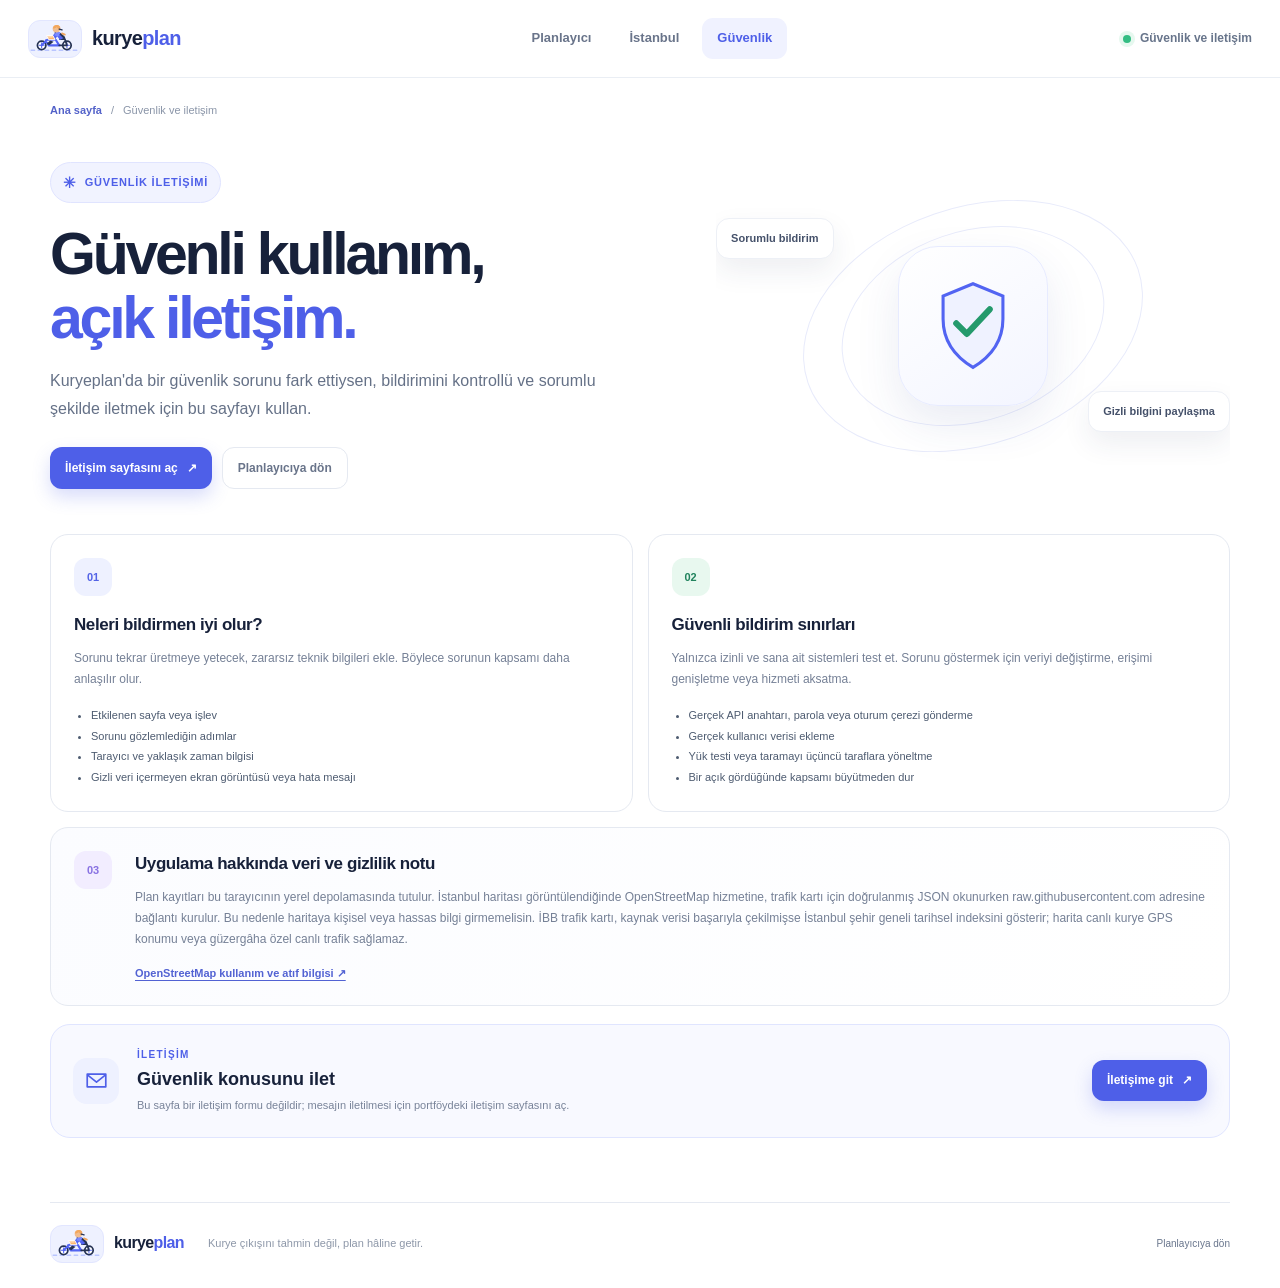
<file: security.html>
<!doctype html>
<html lang="tr">
<head>
  <meta charset="utf-8">
  <meta name="viewport" content="width=device-width, initial-scale=1">
  <meta name="color-scheme" content="light">
  <meta name="theme-color" content="#ffffff">
  <meta name="description" content="Kuryeplan güvenlik iletişimi: sorumlu güvenlik bildirimi kapsamı, güvenli bildirim önerileri ve iletişim bağlantısı.">
  <title>Güvenlik ve iletişim — kuryeplan</title>
  <link rel="icon" href="./favicon.svg" type="image/svg+xml">
  <link rel="stylesheet" href="./styles.css">
</head>
<body class="security-page-body">
  <a class="skip-link" href="#security-main">İçeriğe geç</a>
  <header class="topbar">
    <a class="brand" href="./" aria-label="Kuryeplan ana sayfa">
      <span class="brand-mark brand-mark-animated" aria-hidden="true">
        <svg class="courier-rider-logo" viewBox="0 0 74 42" focusable="false">
          <path class="road-dash" d="M3 37H71" fill="none" stroke="#b9c5ff" stroke-width="2" stroke-linecap="round" stroke-dasharray="5 5"/>
          <g class="courier-wheel" transform="translate(18 30)"><circle r="6" fill="#fff" stroke="#263354" stroke-width="2.5"/><path d="M-3.5 0H3.5M0 -3.5V3.5" stroke="#5264f2" stroke-width="1.5" stroke-linecap="round"/></g>
          <g class="courier-wheel" transform="translate(54 30)"><circle r="6" fill="#fff" stroke="#263354" stroke-width="2.5"/><path d="M-3.5 0H3.5M0 -3.5V3.5" stroke="#5264f2" stroke-width="1.5" stroke-linecap="round"/></g>
          <path d="M18 30l8-8h12l5 8H28l-4-7" fill="none" stroke="#5264f2" stroke-width="3" stroke-linecap="round" stroke-linejoin="round"/>
          <path d="M43 30h11l-3-9h-7" fill="none" stroke="#263354" stroke-width="2.5" stroke-linecap="round" stroke-linejoin="round"/>
          <g class="courier-rider-body">
            <path d="M33 17l6-7 7 3 3 7-5 2-4-5-3 5-7 2z" fill="#5264f2"/>
            <path d="M38 12l7 2 5 5" fill="none" stroke="#263354" stroke-width="3" stroke-linecap="round"/>
            <path d="M30 23l-5 5 4 2 6-5" fill="#263354"/>
            <path d="M39 9l-3 7 6 1 3-5z" fill="#7a89ff"/>
            <circle cx="39" cy="6.5" r="5.3" fill="#f1bd8e"/>
            <path d="M34 6c.4-4 4.4-6.2 8-4.4 2.2 1.1 3.1 3.1 2.4 5.7l-2.6-.6-2.2-2.5-3.6 2z" fill="#f2a75e"/>
            <path d="M43 7l4 1" stroke="#263354" stroke-width="2" stroke-linecap="round"/>
            <path d="M47 13l4 1.7" stroke="#f2a75e" stroke-width="2.5" stroke-linecap="round"/>
          </g>
          <path d="M25 16h9l3 6h-9z" fill="#ffb76e" stroke="#fff" stroke-width="1.3"/>
          <path d="M27 18h6" stroke="#fff" stroke-width="1.1" stroke-linecap="round"/>
        </svg>
      </span>
      <span class="brand-name">kurye<span>plan</span></span>
    </a>
    <nav class="main-nav" aria-label="Ana menü">
      <a class="nav-link" href="./#planner">Planlayıcı</a>
      <a class="nav-link" href="./#istanbul-map">İstanbul</a>
      <a class="nav-link active" href="./security.html" aria-current="page">Güvenlik</a>
    </nav>
    <div class="topbar-meta"><span class="live-dot" aria-hidden="true"></span><span>Güvenlik ve iletişim</span></div>
  </header>
  <main id="security-main" class="security-page shell">
    <nav class="breadcrumb" aria-label="Gezinme"><a href="./">Ana sayfa</a><span aria-hidden="true">/</span><span>Güvenlik ve iletişim</span></nav>
    <section class="security-page-hero">
      <div class="security-hero-copy">
        <div class="eyebrow"><span class="eyebrow-icon" aria-hidden="true">✳</span> Güvenlik iletişimi</div>
        <h1>Güvenli kullanım,<br><span>açık iletişim.</span></h1>
        <p class="hero-lede">Kuryeplan'da bir güvenlik sorunu fark ettiysen, bildirimini kontrollü ve sorumlu şekilde iletmek için bu sayfayı kullan.</p>
        <div class="security-hero-actions"><a class="button button-primary" href="https://oguzhansapmaz.com/#contact" target="_blank" rel="noopener noreferrer">İletişim sayfasını aç <span aria-hidden="true">↗</span></a><a class="button button-quiet" href="./">Planlayıcıya dön</a></div>
      </div>
      <div class="security-hero-visual" aria-hidden="true"><div class="security-orbit security-orbit-a"></div><div class="security-orbit security-orbit-b"></div><div class="security-shield"><svg viewBox="0 0 100 110"><path d="M50 7 84 21v26c0 25-14 43-34 55C30 90 16 72 16 47V21z" fill="#eff2ff" stroke="#5264f2" stroke-width="3.5"/><path d="m31 52 12 12 26-28" fill="none" stroke="#249a6c" stroke-width="7" stroke-linecap="round" stroke-linejoin="round"/></svg></div><span class="security-bubble bubble-top">Sorumlu bildirim</span><span class="security-bubble bubble-bottom">Gizli bilgini paylaşma</span></div>
    </section>
    <section class="security-page-grid" aria-label="Güvenlik bildirim rehberi">
      <article class="security-info-card">
        <div class="security-card-icon security-card-icon-blue" aria-hidden="true">01</div>
        <h2>Neleri bildirmen iyi olur?</h2>
        <p>Sorunu tekrar üretmeye yetecek, zararsız teknik bilgileri ekle. Böylece sorunun kapsamı daha anlaşılır olur.</p>
        <ul><li>Etkilenen sayfa veya işlev</li><li>Sorunu gözlemlediğin adımlar</li><li>Tarayıcı ve yaklaşık zaman bilgisi</li><li>Gizli veri içermeyen ekran görüntüsü veya hata mesajı</li></ul>
      </article>
      <article class="security-info-card">
        <div class="security-card-icon security-card-icon-green" aria-hidden="true">02</div>
        <h2>Güvenli bildirim sınırları</h2>
        <p>Yalnızca izinli ve sana ait sistemleri test et. Sorunu göstermek için veriyi değiştirme, erişimi genişletme veya hizmeti aksatma.</p>
        <ul><li>Gerçek API anahtarı, parola veya oturum çerezi gönderme</li><li>Gerçek kullanıcı verisi ekleme</li><li>Yük testi veya taramayı üçüncü taraflara yöneltme</li><li>Bir açık gördüğünde kapsamı büyütmeden dur</li></ul>
      </article>
      <article class="security-info-card security-info-card-wide">
        <div class="security-card-icon security-card-icon-violet" aria-hidden="true">03</div>
        <div><h2>Uygulama hakkında veri ve gizlilik notu</h2><p>Plan kayıtları bu tarayıcının yerel depolamasında tutulur. İstanbul haritası görüntülendiğinde OpenStreetMap hizmetine, trafik kartı için doğrulanmış JSON okunurken raw.githubusercontent.com adresine bağlantı kurulur. Bu nedenle haritaya kişisel veya hassas bilgi girmemelisin. İBB trafik kartı, kaynak verisi başarıyla çekilmişse İstanbul şehir geneli tarihsel indeksini gösterir; harita canlı kurye GPS konumu veya güzergâha özel canlı trafik sağlamaz.</p><div class="security-inline-links"><a href="https://www.openstreetmap.org/copyright" target="_blank" rel="noopener noreferrer">OpenStreetMap kullanım ve atıf bilgisi ↗</a></div></div>
      </article>
    </section>
    <section class="security-contact-panel">
      <div class="security-contact-mark" aria-hidden="true"><svg viewBox="0 0 32 32"><path d="M5 8.5h22v15H5z" fill="none" stroke="currentColor" stroke-width="2" stroke-linejoin="round"/><path d="m6 10 10 8 10-8" fill="none" stroke="currentColor" stroke-width="2" stroke-linecap="round" stroke-linejoin="round"/></svg></div>
      <div><div class="section-kicker">İLETİŞİM</div><h2>Güvenlik konusunu ilet</h2><p>Bu sayfa bir iletişim formu değildir; mesajın iletilmesi için portföydeki iletişim sayfasını aç.</p></div>
      <a class="button button-primary" href="https://oguzhansapmaz.com/#contact" target="_blank" rel="noopener noreferrer">İletişime git <span aria-hidden="true">↗</span></a>
    </section>
  </main>
  <footer class="footer shell"><a class="brand footer-brand" href="./"><span class="brand-mark brand-mark-animated" aria-hidden="true"><svg class="courier-rider-logo" viewBox="0 0 74 42" focusable="false"><path class="road-dash" d="M3 37H71" fill="none" stroke="#b9c5ff" stroke-width="2" stroke-linecap="round" stroke-dasharray="5 5"/><g class="courier-wheel" transform="translate(18 30)"><circle r="6" fill="#fff" stroke="#263354" stroke-width="2.5"/><path d="M-3.5 0H3.5M0 -3.5V3.5" stroke="#5264f2" stroke-width="1.5" stroke-linecap="round"/></g><g class="courier-wheel" transform="translate(54 30)"><circle r="6" fill="#fff" stroke="#263354" stroke-width="2.5"/><path d="M-3.5 0H3.5M0 -3.5V3.5" stroke="#5264f2" stroke-width="1.5" stroke-linecap="round"/></g><path d="M18 30l8-8h12l5 8H28l-4-7" fill="none" stroke="#5264f2" stroke-width="3" stroke-linecap="round" stroke-linejoin="round"/><path d="M43 30h11l-3-9h-7" fill="none" stroke="#263354" stroke-width="2.5" stroke-linecap="round" stroke-linejoin="round"/><g class="courier-rider-body"><path d="M33 17l6-7 7 3 3 7-5 2-4-5-3 5-7 2z" fill="#5264f2"/><path d="M38 12l7 2 5 5" fill="none" stroke="#263354" stroke-width="3" stroke-linecap="round"/><path d="M30 23l-5 5 4 2 6-5" fill="#263354"/><path d="M39 9l-3 7 6 1 3-5z" fill="#7a89ff"/><circle cx="39" cy="6.5" r="5.3" fill="#f1bd8e"/><path d="M34 6c.4-4 4.4-6.2 8-4.4 2.2 1.1 3.1 3.1 2.4 5.7l-2.6-.6-2.2-2.5-3.6 2z" fill="#f2a75e"/><path d="M43 7l4 1" stroke="#263354" stroke-width="2" stroke-linecap="round"/><path d="M47 13l4 1.7" stroke="#f2a75e" stroke-width="2.5" stroke-linecap="round"/></g><path d="M25 16h9l3 6h-9z" fill="#ffb76e" stroke="#fff" stroke-width="1.3"/><path d="M27 18h6" stroke="#fff" stroke-width="1.1" stroke-linecap="round"/></svg></span><span class="brand-name">kurye<span>plan</span></span></a><p>Kurye çıkışını tahmin değil, plan hâline getir.</p><div class="footer-meta"><a href="./">Planlayıcıya dön</a></div></footer>
</body>
</html>
</file>
<file: styles.css>
:root{--ink:#17213a;--muted:#758096;--muted-dark:#4e5b73;--line:#e5e9f1;--paper:#fff;--canvas:#ffffff;--blue:#4e5fe8;--blue-dark:#3448d6;--purple:#9079ee;--green:#23996d;--green-bg:#e8f8ef;--amber:#a66a12;--amber-bg:#fff3de;--red:#b83c4a;--red-bg:#fff0f1;--shadow:0 18px 48px rgba(37,54,97,.08);--radius:22px}*{box-sizing:border-box}html{scroll-behavior:smooth;scroll-padding-top:100px}body{margin:0;background:var(--canvas);color:var(--ink);font-family:Inter,-apple-system,BlinkMacSystemFont,"Segoe UI",Roboto,Helvetica,Arial,sans-serif;font-size:14px;line-height:1.55;-webkit-font-smoothing:antialiased}a{color:inherit;text-decoration:none}button,input{font:inherit}button{cursor:pointer}button:focus-visible,a:focus-visible,input:focus-visible{outline:3px solid #9ca6ff;outline-offset:3px}.shell{width:min(1180px,calc(100% - 56px));margin-inline:auto}.skip-link{position:absolute;left:14px;top:-60px;padding:10px 14px;background:#fff;border-radius:10px;z-index:100}.skip-link:focus{top:10px}.topbar{height:78px;padding:0 max(28px,calc((100% - 1240px)/2));display:flex;align-items:center;justify-content:space-between;background:rgba(255,255,255,.9);border-bottom:1px solid rgba(229,233,241,.78);position:sticky;top:0;z-index:20;backdrop-filter:blur(14px)}.brand{display:inline-flex;align-items:center;gap:10px;font-weight:800;letter-spacing:-.045em}.brand-mark{width:36px;height:36px;display:grid;place-items:center;background:var(--blue);color:#fff;border-radius:12px}.brand-mark svg{width:24px;height:24px}.brand-name{font-size:20px}.brand-name span{color:var(--blue)}.main-nav{display:flex;gap:8px;align-items:center}.nav-link{padding:10px 15px;color:#69748a;border-radius:11px;font-weight:650;font-size:13px;transition:background .2s,color .2s}.nav-link:hover,.nav-link.active{background:#f0f2ff;color:var(--blue)}.topbar-meta{display:flex;align-items:center;gap:9px;color:#68758b;font-weight:650;font-size:12px}.live-dot{width:8px;height:8px;background:#34bd83;border-radius:50%;box-shadow:0 0 0 4px #e6f8ef}.hero{padding:64px 0 34px;display:grid;grid-template-columns:1.1fr .9fr;gap:44px;align-items:center;min-height:385px}.hero-copy{padding:10px 0}.eyebrow,.section-kicker{display:flex;align-items:center;gap:8px;color:var(--blue);font-size:11px;font-weight:800;letter-spacing:.13em;text-transform:uppercase}.eyebrow{width:max-content;padding:8px 12px;border:1px solid #e0e4ff;background:#f1f3ff;border-radius:999px;letter-spacing:.07em}.eyebrow-icon{font-size:15px}h1{font-size:clamp(38px,4.8vw,61px);line-height:1.08;letter-spacing:-.055em;margin:22px 0 20px;font-weight:830}h1 span{color:var(--blue)}.hero-lede{max-width:570px;font-size:16px;line-height:1.75;color:#657187;margin:0}.hero-points{display:flex;flex-wrap:wrap;gap:12px 20px;margin-top:26px;color:#4d5b70;font-size:12px;font-weight:650}.hero-points span{display:flex;gap:7px;align-items:center}.check-mark{color:#159c69;font-size:15px}.hero-visual{min-height:280px;position:relative;display:flex;align-items:center;justify-content:center;overflow:hidden}.orbit{position:absolute;border:1px solid #e8eafa;border-radius:50%;transform:rotate(-20deg)}.orbit-one{width:330px;height:225px}.orbit-two{width:425px;height:294px}.route-line{position:absolute;width:260px;display:flex;align-items:center;justify-content:space-between;z-index:1}.route-point{width:13px;height:13px;border:4px solid #fff;border-radius:50%;box-shadow:0 0 0 2px var(--blue);background:var(--blue)}.point-end{box-shadow:0 0 0 2px #32b782;background:#32b782}.route-dash{height:2px;flex:1;margin:0 8px;background:repeating-linear-gradient(90deg,#aeb7ff 0 6px,transparent 6px 12px)}.hero-clock{z-index:2;display:flex;align-items:center;flex-direction:column;gap:11px}.clock-face{width:126px;height:126px;border-radius:50%;background:linear-gradient(145deg,#fff,#f3f5ff);border:9px solid #fff;box-shadow:0 17px 40px rgba(67,81,180,.16),inset 0 0 0 1px #e1e5ff;position:relative}.clock-face:before{content:"";position:absolute;inset:9px;border:1px dashed #dfe3f5;border-radius:50%}.clock-hand{position:absolute;left:50%;top:50%;transform-origin:bottom center;border-radius:4px;background:var(--blue)}.hand-hour{width:4px;height:31px;margin-left:-2px;margin-top:-30px;transform:rotate(40deg)}.hand-minute{width:3px;height:42px;margin-left:-1.5px;margin-top:-41px;transform:rotate(145deg);background:#8f7be9}.clock-center{position:absolute;width:9px;height:9px;left:50%;top:50%;transform:translate(-50%,-50%);background:#fff;border:3px solid var(--blue);border-radius:50%}.clock-caption{color:#656e8b;font-weight:750;font-size:11px;letter-spacing:.03em}.float-card{position:absolute;z-index:3;display:flex;align-items:center;gap:10px;background:#fff;border:1px solid #eef0f7;border-radius:15px;padding:12px 15px;box-shadow:0 14px 30px rgba(41,55,102,.11)}.float-card b,.float-card small{display:block}.float-card b{font-size:12px}.float-card small{font-size:10px;color:#8892a4;margin-top:2px}.float-card-top{top:31px;left:1px}.float-card-bottom{right:0;bottom:30px}.float-icon{width:31px;height:31px;border-radius:10px;display:grid;place-items:center;font-weight:800;font-size:18px}.float-icon.purple{color:#7d69d9;background:#f0edff}.float-icon.green{color:#1a976a;background:#e3f8ed}.hero-spark{position:absolute;color:#aba0ff;font-size:24px}.spark-a{top:15px;right:24%}.spark-b{bottom:32px;left:17%}.summary-strip{background:#fff;border:1px solid var(--line);border-radius:18px;display:grid;grid-template-columns:1.6fr repeat(3,1fr);padding:16px 21px;align-items:center;box-shadow:0 8px 25px rgba(37,54,97,.035)}.summary-lead{display:flex;align-items:center;gap:12px}.summary-icon{width:42px;height:42px;border-radius:13px;display:grid;place-items:center;background:#f0f1ff;color:var(--blue);font-size:24px}.summary-lead b,.summary-lead small{display:block}.summary-lead b{font-size:13px}.summary-lead small{font-size:11px;color:var(--muted);margin-top:2px}.summary-stat{padding-left:24px;border-left:1px solid var(--line)}.stat-label{display:block;color:var(--muted);font-size:10px;font-weight:700;margin-bottom:4px}.summary-stat strong{font-size:13px}.muted-strong{color:#8c95a7}.planner-section,.saved-section,.how-section{padding-top:65px}.section-heading{display:flex;align-items:center;justify-content:space-between;gap:18px;margin-bottom:22px}.section-kicker{font-size:10px;margin-bottom:7px}.section-heading h2,.security-content h2{font-size:28px;letter-spacing:-.045em;line-height:1.2;margin:0;font-weight:800}.section-heading p{color:var(--muted);font-size:13px;margin:9px 0 0}.button{border:0;border-radius:12px;padding:11px 15px;display:inline-flex;align-items:center;justify-content:center;gap:9px;font-weight:750;font-size:12px;transition:transform .15s,background .15s,box-shadow .15s}.button:hover{transform:translateY(-1px)}.button:active{transform:translateY(0)}.button-quiet{color:#69748a;background:#fff;border:1px solid var(--line)}.button-quiet:hover{background:#f7f8fc}.button-quiet:disabled{opacity:.45;cursor:not-allowed;transform:none}.button-primary{color:#fff;background:var(--blue);box-shadow:0 8px 18px rgba(78,95,232,.22)}.button-primary:hover{background:var(--blue-dark)}.button-full{width:100%;padding:15px 16px;font-size:13px}.planner-grid{display:grid;grid-template-columns:minmax(0,1.04fr) minmax(360px,.96fr);gap:22px;align-items:start}.planner-card,.result-card,.metric-card{background:#fff;border:1px solid var(--line);border-radius:var(--radius);box-shadow:0 10px 35px rgba(37,54,97,.04)}.planner-card{padding:27px}.card-heading{display:flex;align-items:center;gap:12px;margin-bottom:20px}.step-badge{flex:none;width:34px;height:34px;border-radius:11px;background:#efefff;color:var(--blue);display:grid;place-items:center;font-size:12px;font-weight:850}.step-badge-soft{background:#eef7ff;color:#3682cc}.card-heading h3{font-size:15px;margin:0;letter-spacing:-.015em}.card-heading p{margin:3px 0 0;font-size:11px;color:#8b95a6}.form-grid{display:grid;grid-template-columns:1fr 1fr;gap:17px 14px}.field{min-width:0}.field-wide{grid-column:1/-1}.field label{display:block;font-size:11px;font-weight:750;color:#4f5b71;margin-bottom:7px}.optional{color:#9aa2b1;font-weight:500}.field input{width:100%;height:43px;background:#fbfcff;border:1px solid #e3e8f1;border-radius:11px;padding:0 12px;color:var(--ink);outline:none;transition:border .15s,box-shadow .15s}.field input::placeholder{color:#a4adbd}.field input:focus{border-color:#8e9aff;box-shadow:0 0 0 3px #edf0ff;background:#fff}.input-with-icon{position:relative}.input-with-icon>span{position:absolute;left:13px;top:9px;font-size:19px;color:#9ba4ba}.input-with-icon input{padding-left:39px}.form-divider{height:1px;background:#eef0f5;margin:27px 0 25px}.three-cols{grid-template-columns:repeat(3,minmax(0,1fr))}.number-wrap{position:relative}.number-wrap input{padding-right:31px;font-variant-numeric:tabular-nums}.number-wrap span{position:absolute;right:12px;top:11px;font-size:11px;color:#8d97a8;font-weight:650}.info-note{display:flex;gap:10px;padding:12px 13px;background:#f6f8ff;border:1px solid #e9edff;border-radius:12px;margin:19px 0 17px}.note-icon{display:grid;place-items:center;flex:none;width:19px;height:19px;background:#e6eaff;border-radius:50%;color:var(--blue);font-size:11px;font-weight:850}.info-note p{margin:0;font-size:11px;line-height:1.6;color:#717d93}.info-note b{color:#45526b}.form-error{background:var(--red-bg);border:1px solid #f5d2d7;color:#9b2e3b;padding:10px 12px;border-radius:10px;font-size:12px;margin-bottom:12px}.results-column{display:flex;flex-direction:column;gap:14px}.result-card{padding:24px;background:#242e4c;color:#fff;border-color:#242e4c;overflow:hidden;position:relative}.result-card:before{content:"";position:absolute;width:230px;height:230px;right:-80px;top:85px;border-radius:50%;border:1px solid rgba(255,255,255,.06)}.result-topline{display:flex;justify-content:space-between;align-items:center;gap:10px;position:relative}.result-label{font-size:10px;font-weight:850;letter-spacing:.13em;color:#aeb9d9}.status-pill{display:inline-flex;align-items:center;gap:6px;border-radius:999px;padding:5px 9px;font-size:10px;font-weight:750;white-space:nowrap}.status-ready{color:#baf0d7;background:rgba(55,190,133,.15)}.status-warning{color:#ffdda2;background:rgba(242,174,61,.17)}.status-late{color:#ffb8c1;background:rgba(241,103,121,.17)}.status-dot{width:6px;height:6px;border-radius:50%;background:currentColor}.result-main{position:relative;padding:27px 0 19px;border-bottom:1px solid rgba(255,255,255,.12)}.result-overline{display:block;font-size:11px;color:#c5cce0;margin-bottom:2px}.result-time{font-size:54px;line-height:1.15;letter-spacing:-.055em;font-weight:850;font-variant-numeric:tabular-nums}.result-date{color:#aeb9d9;font-size:11px;margin-top:7px}.result-countdown{display:flex;align-items:center;gap:11px;padding:17px 0 15px;border-bottom:1px solid rgba(255,255,255,.12);position:relative}.countdown-symbol{width:34px;height:34px;display:grid;place-items:center;background:rgba(255,255,255,.1);border-radius:11px;color:#c4caff;font-size:20px}.result-countdown small,.result-countdown strong{display:block}.result-countdown small{font-size:10px;color:#aeb9d9}.result-countdown strong{font-size:13px;margin-top:2px}.countdown-right{margin-left:auto;font-size:11px;color:#c8d1ea}.result-timeline{position:relative;padding:18px 0 8px}.timeline-line{position:absolute;left:5px;top:27px;bottom:26px;width:2px;background:rgba(255,255,255,.13)}.timeline-item{display:flex;align-items:center;gap:10px;position:relative;margin-bottom:18px}.timeline-item:last-child{margin-bottom:0}.timeline-dot{width:12px;height:12px;border:3px solid #242e4c;box-shadow:0 0 0 1px currentColor;border-radius:50%;z-index:1;flex:none}.dot-purple{color:#c2adff;background:#a88ff2}.dot-blue{color:#9db0ff;background:#7389f8}.dot-green{color:#8ce0b9;background:#45bf8a}.timeline-item div{min-width:0;flex:1}.timeline-item small,.timeline-item strong{display:block}.timeline-item small{font-size:10px;color:#aeb9d9}.timeline-item strong{font-size:13px;color:#fff;margin-top:2px;font-variant-numeric:tabular-nums}.timeline-date{font-size:10px;color:#aeb9d9;text-align:right}.result-warning{background:rgba(245,177,73,.13);border:1px solid rgba(245,177,73,.26);color:#ffdda2;border-radius:11px;padding:10px 12px;font-size:11px;line-height:1.5;margin:6px 0 14px}.result-warning[hidden]{display:none}.result-actions{display:flex;align-items:center;gap:10px;margin-top:20px;position:relative}.button-light{background:#fff;color:#253253;flex:1}.button-light:hover{background:#f0f2ff}.icon-button{width:43px;height:43px;border-radius:12px;border:1px solid rgba(255,255,255,.19);background:rgba(255,255,255,.07);color:#fff;font-size:22px}.icon-button:hover{background:rgba(255,255,255,.15)}.metric-row{display:grid;grid-template-columns:1fr 1fr;gap:14px}.metric-card{padding:17px;display:grid;grid-template-columns:36px 1fr;column-gap:9px;align-items:center}.metric-icon{width:34px;height:34px;border-radius:11px;display:grid;place-items:center;grid-row:span 2;font-size:18px}.metric-purple{background:#f0edff;color:#8470e2}.metric-green{background:#e7f8ef;color:#23996d}.metric-title{font-size:10px;font-weight:700;color:#8590a3;align-self:end}.metric-card strong{font-size:18px;letter-spacing:-.03em;align-self:start;font-variant-numeric:tabular-nums}.metric-card small{grid-column:1/-1;font-size:10px;color:#9aa3b3;margin-top:10px}.saved-heading{margin-bottom:18px}.count-badge{display:inline-grid;place-items:center;vertical-align:middle;min-width:26px;height:26px;border-radius:9px;background:#ecefff;color:var(--blue);font-size:12px;letter-spacing:0;margin-left:5px}.saved-list{display:grid;gap:10px}.empty-state{padding:32px 20px;text-align:center;background:#fff;border:1px dashed #dce2ee;border-radius:18px;color:#8792a5}.empty-icon{width:44px;height:44px;border-radius:14px;background:#f0f2ff;color:var(--blue);display:grid;place-items:center;margin:0 auto 10px;font-size:22px}.empty-state b{color:#4c5870;font-size:13px}.empty-state p{margin:5px 0 0;font-size:11px}.saved-item{display:flex;align-items:center;gap:14px;padding:15px 17px;border:1px solid var(--line);background:#fff;border-radius:15px}.saved-item-icon{width:40px;height:40px;border-radius:12px;background:#f1f3ff;color:var(--blue);display:grid;place-items:center;font-size:20px;flex:none}.saved-item-main{min-width:0;flex:1}.saved-item-main strong,.saved-item-main small{display:block;overflow:hidden;text-overflow:ellipsis;white-space:nowrap}.saved-item-main strong{font-size:13px}.saved-item-main small{font-size:10px;color:#8b95a8;margin-top:4px}.saved-item-time{text-align:right;flex:none}.saved-item-time strong,.saved-item-time small{display:block}.saved-item-time strong{font-size:15px;font-variant-numeric:tabular-nums}.saved-item-time small{font-size:10px;color:#8a95a6}.delete-plan{border:0;background:#f8f9fc;color:#8d96a7;width:32px;height:32px;border-radius:10px;font-size:18px}.delete-plan:hover{color:#c13b4b;background:#fff0f1}.how-section{padding-bottom:64px}.how-grid{display:grid;grid-template-columns:repeat(3,1fr);gap:16px}.how-card{position:relative;background:#fff;border:1px solid var(--line);border-radius:18px;padding:23px;min-height:190px}.how-number{position:absolute;top:19px;right:20px;font-weight:850;font-size:11px;color:#c1c8d5;letter-spacing:.05em}.how-icon{width:42px;height:42px;display:grid;place-items:center;border-radius:13px;font-size:23px;margin-bottom:17px}.icon-lilac{background:#f0edff;color:#8e7be7}.icon-blue{background:#eaf3ff;color:#548bd8}.icon-green{background:#e5f8ef;color:#23996d}.how-card h3{font-size:14px;margin:0 0 7px}.how-card p{font-size:11px;color:#828da1;line-height:1.7;margin:0;max-width:290px}.formula-card{margin-top:16px;padding:19px 22px;background:#eef1ff;border:1px solid #e2e6ff;border-radius:16px}.formula-label{font-size:10px;font-weight:850;letter-spacing:.12em;color:var(--blue)}.formula-card p{margin:7px 0 0;color:#68738c;font-size:12px}.formula-card b{color:#3e4fce}.security-section{padding-bottom:66px}.security-banner{display:grid;grid-template-columns:50px minmax(0,1fr) auto;align-items:start;gap:17px;border:1px solid #dbeee4;background:linear-gradient(120deg,#f1fbf5,#fff 60%);border-radius:20px;padding:27px}.security-symbol{width:48px;height:48px;display:grid;place-items:center;border-radius:15px;background:#ddf7e9;color:#168a5d;font-size:23px;font-weight:850}.security-content .section-kicker{color:#198c61}.security-content h2{font-size:23px;margin-bottom:9px}.security-content p{font-size:12px;line-height:1.75;color:#718477;margin:0;max-width:620px}.security-tags{display:flex;flex-direction:column;gap:7px;align-items:flex-end}.security-tags span{font-size:10px;color:#267953;border:1px solid #d5efe0;background:#f8fffb;border-radius:999px;padding:6px 10px;white-space:nowrap}.footer{border-top:1px solid #e5e9f1;display:flex;align-items:center;gap:24px;padding-top:22px;padding-bottom:25px}.footer .brand-mark{width:28px;height:28px;font-size:13px;border-radius:9px}.footer .brand-mark-animated{width:54px;min-width:54px;height:38px;border-radius:12px}.footer .brand-mark-animated .courier-rider-logo{width:52px;height:34px}.footer .brand-name{font-size:16px}.footer p{font-size:11px;color:#8d97a8;margin:0;flex:1}.footer-meta{display:flex;gap:20px;align-items:center;font-size:10px;color:#8993a5}.footer-meta a{color:#68758c}.footer-meta a:hover{color:var(--blue)}.toast{position:fixed;bottom:22px;left:50%;transform:translate(-50%,20px);opacity:0;pointer-events:none;background:#202b49;color:#fff;border-radius:13px;padding:12px 18px;font-size:12px;box-shadow:0 12px 30px rgba(0,0,0,.18);transition:opacity .2s,transform .2s;z-index:100;max-width:calc(100% - 24px)}.toast.show{opacity:1;transform:translate(-50%,0)}@media(max-width:980px){.hero{gap:22px}.hero-visual{transform:scale(.92)}.planner-grid{grid-template-columns:minmax(0,1fr) minmax(330px,.85fr)}.planner-card{padding:22px}.summary-strip{grid-template-columns:1.25fr repeat(3,1fr)}.summary-stat{padding-left:14px}.security-banner{grid-template-columns:50px minmax(0,1fr)}.security-tags{grid-column:2;flex-direction:row;align-items:center;flex-wrap:wrap}}@media(max-width:760px){.shell{width:min(100% - 32px,580px)}.topbar{height:66px;padding:0 16px}.brand-mark{width:33px;height:33px}.brand-name{font-size:18px}.main-nav{gap:1px}.nav-link{font-size:11px;padding:8px 9px}.topbar-meta{display:none}.hero{padding-top:43px;grid-template-columns:1fr;gap:7px}.hero-copy{padding:0}.hero h1{font-size:clamp(40px,9vw,56px);margin-top:18px}.hero-lede{font-size:14px}.hero-points{gap:10px 13px;font-size:10px}.hero-visual{min-height:245px;max-width:450px;width:100%;margin:0 auto;transform:none}.float-card-top{left:8px;top:20px}.float-card-bottom{right:8px;bottom:19px}.orbit-one{width:290px;height:205px}.orbit-two{width:365px;height:260px}.summary-strip{grid-template-columns:1fr 1fr;gap:15px;padding:16px}.summary-lead{grid-column:1/-1;padding-bottom:13px;border-bottom:1px solid var(--line)}.summary-stat{padding:0 0 0 12px}.summary-stat:nth-child(2){padding-left:0;border-left:0}.summary-stat strong{font-size:12px}.planner-section,.saved-section,.how-section{padding-top:48px}.section-heading h2,.security-content h2{font-size:24px}.section-heading{align-items:flex-start}.section-heading p{max-width:380px}.section-heading>.button{flex:none;font-size:10px;padding:10px}.planner-grid{grid-template-columns:1fr}.planner-card{padding:22px}.result-card{padding:22px}.results-column{order:2}.how-grid{grid-template-columns:1fr}.how-card{min-height:0;padding:21px}.how-icon{margin-bottom:12px}.security-banner{grid-template-columns:42px minmax(0,1fr);gap:12px;padding:20px}.security-symbol{width:42px;height:42px}.security-content h2{font-size:20px}.security-tags{grid-column:1/-1;justify-content:flex-start}.footer{flex-wrap:wrap;gap:12px}.footer p{flex-basis:100%;order:3}.footer-meta{margin-left:auto;gap:12px}}@media(max-width:430px){.main-nav .nav-link{padding:8px 7px;font-size:10px}.hero-points{display:grid;grid-template-columns:1fr 1fr}.section-heading{gap:10px}.section-heading>.button{max-width:126px;white-space:normal;line-height:1.3}.form-grid{gap:14px 10px}.three-cols{gap:8px}.field label{font-size:10px}.field input{font-size:12px;padding-left:9px}.input-with-icon input{padding-left:34px}.number-wrap input{padding-right:25px}.number-wrap span{right:7px}.result-time{font-size:48px}.timeline-date{max-width:76px}.metric-card{padding:13px;grid-template-columns:31px 1fr;gap:8px}.metric-icon{width:30px;height:30px}.metric-title{font-size:9px}.metric-card strong{font-size:16px}.metric-card small{font-size:9px}.saved-item{gap:9px;padding:12px}.saved-item-icon{width:34px;height:34px}.saved-item-time strong{font-size:13px}.saved-item-time small{font-size:9px}.delete-plan{width:28px;height:28px}}@media(prefers-reduced-motion:reduce){*,*::before,*::after{scroll-behavior:auto!important;transition:none!important;animation:none!important}}@media print{body{background:#fff}.topbar,.hero-visual,.hero-points,.summary-strip,.section-heading>.button,.result-actions,.saved-section,.how-section,.security-section,.footer,.info-note{display:none!important}.shell{width:100%}.hero{padding:10px 0;min-height:0}.planner-section{padding-top:10px}.planner-grid{grid-template-columns:1fr 1fr}.planner-card,.metric-card,.result-card{box-shadow:none;break-inside:avoid}.result-card{-webkit-print-color-adjust:exact;print-color-adjust:exact}}


/* Animated courier wordmark: decorative, restrained motion that respects reduced-motion preferences. */
.brand-mark-animated{width:54px;min-width:54px;height:38px;overflow:hidden;background:#eef1ff;border:1px solid #e2e6ff;border-radius:12px;position:relative}
.brand-mark-animated .courier-rider-logo{display:block;width:52px;height:34px;overflow:visible}
.wheel-mount{transform-box:view-box}.courier-wheel-spin{transform-box:fill-box;transform-origin:center;animation:courier-wheel-spin .72s linear infinite}
.courier-rider-body{transform-box:fill-box;transform-origin:center bottom;animation:courier-rider-bob .5s ease-in-out infinite alternate}
.road-dash{animation:courier-road-move .75s linear infinite}
@keyframes courier-wheel-spin{to{transform:rotate(360deg)}}
@keyframes courier-rider-bob{from{transform:translateY(0)}to{transform:translateY(-.45px)}}
@keyframes courier-road-move{to{stroke-dashoffset:-20}}

/* İzmir map section */
.map-section{padding:48px 0 58px}
.map-heading{margin-bottom:18px}
.map-status{display:inline-flex;align-items:center;gap:8px;flex:none;padding:9px 12px;border:1px solid #dcefe5;border-radius:999px;color:#247b59;background:#f6fcf8;font-weight:750;font-size:11px}
.map-status-dot{width:7px;height:7px;border-radius:50%;background:#37b780;box-shadow:0 0 0 4px #e5f7ed}
.map-layout{display:grid;grid-template-columns:minmax(0,1.6fr) minmax(260px,.8fr);gap:16px;align-items:stretch}
.map-card{background:#fff;border:1px solid var(--line);border-radius:20px;box-shadow:0 12px 36px rgba(37,54,97,.055);overflow:hidden;min-width:0}
.map-toolbar{display:flex;flex-wrap:wrap;gap:7px;padding:14px;border-bottom:1px solid #edf0f6;background:#fff}
.map-focus-button{border:1px solid #e4e8f1;background:#fff;color:#68758b;border-radius:9px;padding:7px 10px;font-size:11px;font-weight:700;transition:background .18s,border-color .18s,color .18s}
.map-focus-button:hover,.map-focus-button.active{background:#eef1ff;border-color:#dfe4ff;color:var(--blue)}
.map-frame-wrap{position:relative;height:350px;background:linear-gradient(135deg,#f4f7fc,#eaf2f8)}
#istanbul-map-canvas{display:block;width:100%;height:100%;min-height:285px;background:#edf2f6}.leaflet-container{font-family:inherit;background:#edf2f6}.leaflet-control-attribution{font-size:9px!important}.leaflet-control-layers{border:1px solid #dfe5ef!important;border-radius:10px!important;box-shadow:0 5px 18px rgba(30,45,75,.13)!important;font-size:11px}.leaflet-control-layers-toggle{width:30px;height:30px;background-size:18px 18px}
.map-load-note{position:absolute;z-index:1000;left:16px;right:16px;bottom:16px;padding:11px 13px;border-radius:12px;background:#fff;border:1px solid var(--line);box-shadow:var(--shadow);font-size:11px;color:var(--muted-dark)}
.map-load-note[hidden]{display:none}
.map-load-note a{color:var(--blue);font-weight:750;text-decoration:underline}
.map-layer-status{display:flex;align-items:center;gap:8px;flex-wrap:wrap;padding:11px 13px;border-top:1px solid #edf0f6;background:#fbfcff;color:#61708a;font-size:10px;line-height:1.5}
.map-layer-status-dot{width:7px;height:7px;border-radius:50%;background:#a8b1c2;flex:none}
.map-layer-status[data-state="live"] .map-layer-status-dot{background:#22a06b;box-shadow:0 0 0 3px #e2f7ec}
.map-layer-status[data-state="unavailable"] .map-layer-status-dot{background:#d48b21;box-shadow:0 0 0 3px #fff0d1}
.traffic-map-legend{display:inline-flex;align-items:center;gap:5px;margin-left:auto;font-size:9px;color:#68758b}
.traffic-map-legend i{display:inline-block;width:12px;height:12px;border-radius:3px}
.traffic-legend-smooth{background:#2eab30}.traffic-legend-medium{background:#f1bf40}.traffic-legend-heavy{background:#e70704}
.traffic-map-legend[hidden]{display:none}
.map-attribution{padding:9px 13px;color:#7b879b;background:#fff;border-top:1px solid #edf0f6;font-size:10px}
.map-attribution a{color:#5362cb;text-decoration:underline}
.map-info-card{padding:24px;background:#fbfcff;border:1px solid var(--line);border-radius:20px;display:flex;flex-direction:column;align-items:flex-start;min-width:0}
.map-info-icon{display:grid;place-items:center;width:44px;height:44px;border:1px solid #e4e8ff;background:#f0f2ff;color:var(--blue);border-radius:14px;margin-bottom:18px}
.map-info-icon svg{width:28px;height:28px}
.map-info-card .section-kicker{margin-bottom:7px}
.map-info-card h3{font-size:23px;letter-spacing:-.04em;margin:0 0 8px}
.map-info-card>p{margin:0;color:#758096;font-size:12px;line-height:1.75}
.map-facts{display:grid;width:100%;gap:0;margin-top:22px;border-top:1px solid #e7eaf2}
.map-facts>div{display:flex;justify-content:space-between;gap:12px;align-items:center;padding:12px 0;border-bottom:1px solid #e7eaf2}
.map-facts span{font-size:11px;color:#8792a5}
.map-facts strong{font-size:11px;color:#24304d;text-align:right}
.map-facts .map-fact-muted{color:#778398}
.map-info-card .map-disclaimer{font-size:10px;line-height:1.65;margin-top:auto;padding-top:18px}

/* Human-friendly security contact page */
.security-page-body{background:#fff}
.security-page{padding-bottom:64px}
.breadcrumb{display:flex;align-items:center;gap:9px;color:#8a95a8;font-size:11px;padding:24px 0 0}
.breadcrumb a{color:#5362c9;font-weight:700}
.security-page-hero{display:grid;grid-template-columns:1.1fr .9fr;gap:38px;align-items:center;padding:43px 0 45px;min-height:380px}
.security-hero-copy h1{font-size:clamp(39px,5vw,59px);margin:20px 0 16px}
.security-hero-copy h1 span{color:var(--blue)}
.security-hero-copy .hero-lede{max-width:590px}
.security-hero-actions{display:flex;flex-wrap:wrap;gap:10px;margin-top:24px}
.security-hero-visual{height:278px;position:relative;display:grid;place-items:center;overflow:hidden}
.security-orbit{position:absolute;border:1px solid #e8ebfb;border-radius:50%;transform:rotate(-19deg)}
.security-orbit-a{width:270px;height:190px}
.security-orbit-b{width:350px;height:238px}
.security-shield{position:relative;z-index:1;width:150px;height:160px;border-radius:40px;background:linear-gradient(145deg,#fff,#f3f5ff);border:1px solid #e7ebff;box-shadow:0 18px 44px rgba(48,66,145,.1);display:grid;place-items:center}
.security-shield svg{width:88px;height:98px}
.security-bubble{position:absolute;z-index:2;padding:11px 14px;border:1px solid #edf0f6;background:#fff;box-shadow:0 12px 28px rgba(35,48,85,.08);border-radius:13px;font-size:11px;font-weight:750;color:#45516a}
.bubble-top{top:31px;left:0}
.bubble-bottom{right:0;bottom:33px}
.security-page-grid{display:grid;grid-template-columns:1fr 1fr;gap:15px}
.security-info-card{background:#fff;border:1px solid var(--line);border-radius:18px;padding:23px}
.security-card-icon{width:38px;height:38px;display:grid;place-items:center;border-radius:12px;font-size:11px;font-weight:850;margin-bottom:16px}
.security-card-icon-blue{background:#eef1ff;color:#5363e6}
.security-card-icon-green{background:#e8f8ef;color:#21835d}
.security-card-icon-violet{background:#f2edff;color:#8871e2}
.security-info-card h2{font-size:17px;letter-spacing:-.025em;margin:0 0 9px}
.security-info-card p{font-size:12px;color:#758096;line-height:1.75;margin:0}
.security-info-card ul{padding-left:17px;margin:15px 0 0;color:#4d5b70;font-size:11px;line-height:1.9}
.security-info-card-wide{grid-column:1/-1;display:grid;grid-template-columns:45px minmax(0,1fr);gap:16px;background:linear-gradient(115deg,#fbfcff,#fff)}
.security-info-card-wide .security-card-icon{margin:0}
.security-inline-links{display:flex;flex-wrap:wrap;gap:9px 18px;margin-top:15px}
.security-inline-links a{font-size:11px;font-weight:750;color:#5262d3;text-decoration:underline;text-underline-offset:3px}
.security-contact-panel{display:grid;grid-template-columns:48px minmax(0,1fr) auto;gap:16px;align-items:center;border:1px solid #e0e5ff;background:#f8f9ff;border-radius:20px;padding:22px;margin-top:18px}
.security-contact-mark{width:46px;height:46px;display:grid;place-items:center;border-radius:14px;background:#eef1ff;color:var(--blue)}
.security-contact-mark svg{width:27px;height:27px}
.security-contact-panel .section-kicker{margin-bottom:4px}
.security-contact-panel h2{font-size:18px;margin:0 0 3px}
.security-contact-panel p{font-size:11px;color:#788399;margin:0;line-height:1.6}
.security-more-link{grid-column:2/-1;color:#5262d3;font-size:11px;font-weight:750;margin-top:-3px}
.security-more-link span{margin-left:4px}
@media(max-width:980px){.map-layout{grid-template-columns:minmax(0,1.35fr) minmax(240px,.8fr)}.map-frame-wrap{height:320px}.security-page-hero{gap:20px}.security-bubble{font-size:10px}}
@media(max-width:760px){.map-section{padding:36px 0 42px}.map-heading{display:flex;flex-direction:column;align-items:flex-start}.map-layout{grid-template-columns:1fr}.map-frame-wrap{height:320px}.map-info-card{padding:21px}.map-info-card .map-disclaimer{margin-top:16px}.security-page{padding-bottom:42px}.breadcrumb{padding-top:18px}.security-page-hero{grid-template-columns:1fr;gap:0;padding:34px 0 28px}.security-hero-copy h1{font-size:clamp(39px,9vw,54px)}.security-hero-visual{height:230px;max-width:460px;width:100%;margin:0 auto}.security-orbit-a{width:245px;height:165px}.security-orbit-b{width:320px;height:218px}.security-shield{width:128px;height:138px}.security-shield svg{width:78px;height:88px}.bubble-top{top:18px;left:6px}.bubble-bottom{right:6px;bottom:15px}.security-page-grid{grid-template-columns:1fr}.security-info-card-wide{grid-column:auto}.security-contact-panel{grid-template-columns:42px minmax(0,1fr);padding:18px;gap:12px}.security-contact-mark{width:42px;height:42px}.security-contact-panel>.button{grid-column:1/-1;justify-self:start}.security-more-link{grid-column:1/-1;margin-top:0}}
@media(max-width:430px){.map-frame-wrap{height:285px}.map-toolbar{gap:6px;padding:10px}.map-focus-button{font-size:10px;padding:7px 8px}.map-status{font-size:10px}.security-hero-actions{gap:8px}.security-hero-actions .button{font-size:11px;padding:11px 12px}.security-info-card{padding:19px}.security-info-card-wide{grid-template-columns:1fr;gap:12px}.security-info-card-wide .security-card-icon{margin-bottom:0}.security-contact-panel h2{font-size:16px}}
@media(prefers-reduced-motion:reduce){.courier-wheel-spin,.courier-rider-body,.road-dash{animation:none!important}}

/* Traffic dashboard: native HTML/SVG so the data views remain accessible without a chart dependency. */
.traffic-section{padding:62px 0 28px;scroll-margin-top:100px}
.traffic-heading{align-items:flex-end}
.traffic-source-meta{display:flex;flex-direction:column;align-items:flex-end;gap:7px;min-width:190px;color:var(--muted);font-size:11px}
.traffic-source-meta a,.traffic-attribution a{color:var(--blue-dark);font-weight:750;text-decoration:underline;text-underline-offset:3px}
.traffic-update-label{display:inline-flex;align-items:center;border:1px solid #e4e8f1;background:#fafbfe;border-radius:999px;padding:7px 10px;font-weight:700;font-size:10px}
.traffic-update-label.is-stale{background:var(--amber-bg);border-color:#f0ddb8;color:#85530c}
.traffic-state{display:flex;gap:14px;align-items:center;padding:18px 20px;margin:14px 0 20px;background:#f7f8ff;border:1px solid #e2e7ff;border-radius:15px;color:#44516b}
.traffic-state[hidden]{display:none}
.traffic-state strong{display:block;font-size:13px;color:var(--ink)}
.traffic-state p{margin:4px 0 0;line-height:1.65;font-size:11px;color:var(--muted-dark);max-width:830px}
.traffic-state-copy{min-width:0;flex:1}
.traffic-spinner{width:22px;height:22px;border:3px solid #dbe1ff;border-top-color:var(--blue);border-radius:50%;animation:traffic-spin .85s linear infinite;flex:none}
.traffic-state-icon{display:grid;place-items:center;flex:none;width:25px;height:25px;background:#e9edff;border-radius:50%;color:var(--blue);font-weight:850}
.traffic-state-error{background:#fff6f6;border-color:#f2d9dc}
.traffic-state-error .traffic-state-icon{background:#ffe4e6;color:#b42332}
.traffic-state-empty{background:#fbfcff;border-color:var(--line)}
.traffic-state .button{margin-top:10px}
@keyframes traffic-spin{to{transform:rotate(360deg)}}
.traffic-kpis{display:grid;grid-template-columns:repeat(3,minmax(0,1fr));gap:14px;margin:18px 0}
.traffic-kpi{background:#fff;border:1px solid var(--line);border-radius:17px;padding:19px 21px;min-width:0;box-shadow:0 8px 26px rgba(37,54,97,.035)}
.traffic-kpi-label{display:block;color:var(--muted);font-size:11px;font-weight:750;line-height:1.4}
.traffic-kpi strong{display:block;color:var(--ink);font-size:clamp(22px,2.6vw,31px);letter-spacing:-.045em;line-height:1.2;margin:9px 0 7px;font-variant-numeric:tabular-nums;overflow-wrap:anywhere}
.traffic-kpi-foot{display:block;color:var(--muted-dark);font-size:10px;line-height:1.6}
.traffic-kpi .traffic-value-worse{color:#b42332}
.traffic-kpi .traffic-value-better{color:#16764f}
.traffic-dashboard-grid{display:grid;grid-template-columns:minmax(0,1.2fr) minmax(310px,.8fr);gap:16px;align-items:start}
.traffic-panel{background:#fff;border:1px solid var(--line);border-radius:19px;padding:22px;min-width:0;box-shadow:0 10px 30px rgba(37,54,97,.035)}
.traffic-panel-wide{grid-column:1/-1}
.traffic-panel h3{font-size:18px;letter-spacing:-.03em;line-height:1.3;margin:0;color:var(--ink)}
.traffic-panel-heading{display:flex;align-items:flex-start;justify-content:space-between;gap:16px;margin-bottom:15px}
.traffic-panel-heading p,.traffic-panel-intro{font-size:11px;line-height:1.65;color:var(--muted);margin:6px 0 0}
.traffic-panel-intro{margin:8px 0 18px}
.traffic-range-controls{display:flex;flex-wrap:wrap;gap:5px;padding:4px;background:#f5f6fb;border:1px solid #edf0f6;border-radius:11px;flex:none}
.traffic-range-controls button{border:0;background:transparent;border-radius:8px;padding:8px 10px;font-size:10px;font-weight:750;color:#748096}
.traffic-range-controls button[aria-pressed="true"]{background:#fff;color:var(--blue-dark);box-shadow:0 2px 8px rgba(35,48,85,.08)}
.traffic-chart-wrap{position:relative;min-width:0;width:100%;overflow:hidden;border-radius:12px;background:linear-gradient(180deg,#fff,#fbfcff)}
.traffic-line-chart{display:block;width:100%;height:auto;min-height:190px;overflow:visible}
.traffic-line-chart text{font-family:inherit;fill:#8792a5;font-size:10px}
.traffic-chart-gridline{stroke:#e9edf5;stroke-width:1;stroke-dasharray:3 4}
.traffic-chart-axis{fill:#7d899d}
.traffic-chart-line{fill:none;stroke:#5365e8;stroke-width:2.6;stroke-linecap:round;stroke-linejoin:round;vector-effect:non-scaling-stroke}
.traffic-chart-last-point{fill:#fff;stroke:#5365e8;stroke-width:3;vector-effect:non-scaling-stroke}
.chart-summary{margin:13px 0 0;color:#58657d;font-size:11px;line-height:1.7}
.chart-table-toggle{margin-top:12px;padding:9px 12px;font-size:10px}
.traffic-form-grid{display:grid;grid-template-columns:1fr 1fr;gap:12px}
.traffic-form-grid .field label{font-size:10px}
.traffic-form-grid select{width:100%;height:42px;max-width:100%;border:1px solid #e2e7f0;border-radius:10px;background:#fbfcff;color:var(--ink);padding:0 10px;font-size:11px}
.traffic-form-grid select:focus-visible{outline:3px solid #9ca6ff;outline-offset:3px}
.traffic-panel>#traffic-recommend-button{margin-top:15px}
.recommendation-result{padding:15px;margin-top:14px;border-radius:13px;background:#f5f7ff;border:1px solid #e4e8ff}
.recommendation-result strong{display:block;font-size:13px;line-height:1.5;color:#293657}
.recommendation-result p{margin:6px 0 0;font-size:11px;line-height:1.7;color:#5e6b84}
.recommendation-result small{display:block;margin-top:9px;font-size:10px;line-height:1.65;color:#758096}
.traffic-caveat{font-size:10px;line-height:1.7;color:#7b8799;margin:13px 0 0}
.heatmap-legend{display:flex;align-items:center;gap:5px;color:#7a8699;font-size:9px;white-space:nowrap}
.heatmap-legend i{display:inline-block;width:13px;height:13px;border-radius:3px;border:1px solid rgba(31,47,75,.06)}
.heat-legend-low{background:#e7f6ed}.heat-legend-mid{background:#ffe5a8}.heat-legend-high{background:#f5a4a5}
.traffic-heatmap{display:grid;gap:5px;overflow-x:auto;padding:3px 2px 8px;scrollbar-width:thin}
.heatmap-hour-row,.heatmap-data-row{display:grid;grid-template-columns:66px repeat(24,minmax(17px,1fr));gap:4px;align-items:center;min-width:580px}
.heatmap-day-label{font-size:10px;color:#66738a;font-weight:750}
.heatmap-hour-label{font-size:8px;text-align:center;color:#7f8a9d;font-variant-numeric:tabular-nums}
.heatmap-cell{display:grid;place-items:center;min-height:22px;border-radius:4px;font-size:8px;color:#3d4a62;outline-offset:2px;font-variant-numeric:tabular-nums}
.heatmap-level-0{background:#f2f4f8;color:#9aa4b3}.heatmap-level-1{background:#e7f6ed}.heatmap-level-2{background:#f7f3c7}.heatmap-level-3{background:#ffe2a4}.heatmap-level-4{background:#f5a4a5;color:#53272a}
.empty-traffic-note{color:var(--muted);font-size:11px;line-height:1.6;padding:10px;margin:0}
.traffic-access-table[hidden],.table-scroll[hidden]{display:none}
.table-scroll{overflow:auto;max-width:100%;border:1px solid #edf0f6;border-radius:12px;margin-top:13px;scrollbar-width:thin}
.traffic-data-table{width:100%;border-collapse:collapse;min-width:480px;background:#fff;font-size:11px;text-align:left}
.traffic-data-table caption{text-align:left;padding:10px 12px;font-weight:750;color:#56647c}
.traffic-data-table th,.traffic-data-table td{padding:10px 12px;border-bottom:1px solid #edf0f6;white-space:nowrap}
.traffic-data-table th{background:#f8f9fc;color:#58657d;font-size:10px;font-weight:800}
.traffic-data-table tbody tr:last-child td,.traffic-data-table tbody tr:last-child th{border-bottom:0}
.traffic-data-table tbody tr:nth-child(even){background:#fcfcfe}
.traffic-data-table th button{border:0;padding:0;background:transparent;color:inherit;font-size:inherit;font-weight:inherit;text-align:left}
.traffic-data-table th button:focus-visible{outline:3px solid #9ca6ff;outline-offset:3px}
.index-value{display:inline-grid;place-items:center;min-width:30px;padding:4px 7px;background:#eef1ff;color:#3648bb;border-radius:6px;font-weight:850;font-variant-numeric:tabular-nums}
.traffic-record-count{padding:7px 10px;border:1px solid #e7eaf2;border-radius:999px;font-size:10px;font-weight:750;color:#657189;background:#fafbfe;white-space:nowrap}
.traffic-data-warning{padding:12px 15px;margin:0 0 14px;background:#fff8e9;border:1px solid #f0dfb9;border-radius:12px;color:#7e590f;font-size:11px;line-height:1.65}
.traffic-data-warning[hidden]{display:none}
.traffic-attribution{margin:14px 0 0;color:#788499;font-size:10px;line-height:1.7}
.visually-hidden{position:absolute!important;width:1px!important;height:1px!important;padding:0!important;margin:-1px!important;overflow:hidden!important;clip:rect(0,0,0,0)!important;white-space:nowrap!important;border:0!important}
@media(max-width:980px){.traffic-dashboard-grid{grid-template-columns:minmax(0,1fr)}.traffic-panel-wide{grid-column:auto}.traffic-panel-heading{gap:12px}.traffic-source-meta{min-width:0}}
@media(max-width:760px){.traffic-section{padding:46px 0 18px}.traffic-heading{flex-direction:column;align-items:flex-start}.traffic-source-meta{align-items:flex-start}.traffic-kpis{grid-template-columns:1fr 1fr}.traffic-kpi:last-child{grid-column:1/-1}.traffic-kpi{padding:16px}.traffic-dashboard-grid{grid-template-columns:1fr}.traffic-panel{padding:18px}.traffic-panel-wide{grid-column:auto}.traffic-panel-heading{flex-direction:column}.traffic-range-controls{align-self:flex-start}.traffic-heatmap{padding-bottom:12px}.traffic-state{align-items:flex-start}}
@media(max-width:430px){.traffic-kpis{gap:9px}.traffic-kpi{padding:13px}.traffic-kpi strong{font-size:22px}.traffic-kpi-label{font-size:10px}.traffic-kpi-foot{font-size:9px}.traffic-form-grid{gap:10px}.traffic-form-grid select{font-size:10px;padding:0 6px}.traffic-panel h3{font-size:16px}.traffic-panel-heading p{font-size:10px}.heatmap-hour-row,.heatmap-data-row{min-width:540px;grid-template-columns:57px repeat(24,minmax(16px,1fr));gap:3px}.heatmap-cell{min-height:20px;font-size:7px}.heatmap-legend{flex-wrap:wrap}.traffic-state{padding:14px}.traffic-state p{font-size:10px}}
@media(prefers-reduced-motion:reduce){.traffic-spinner{animation:none}}
</file>
